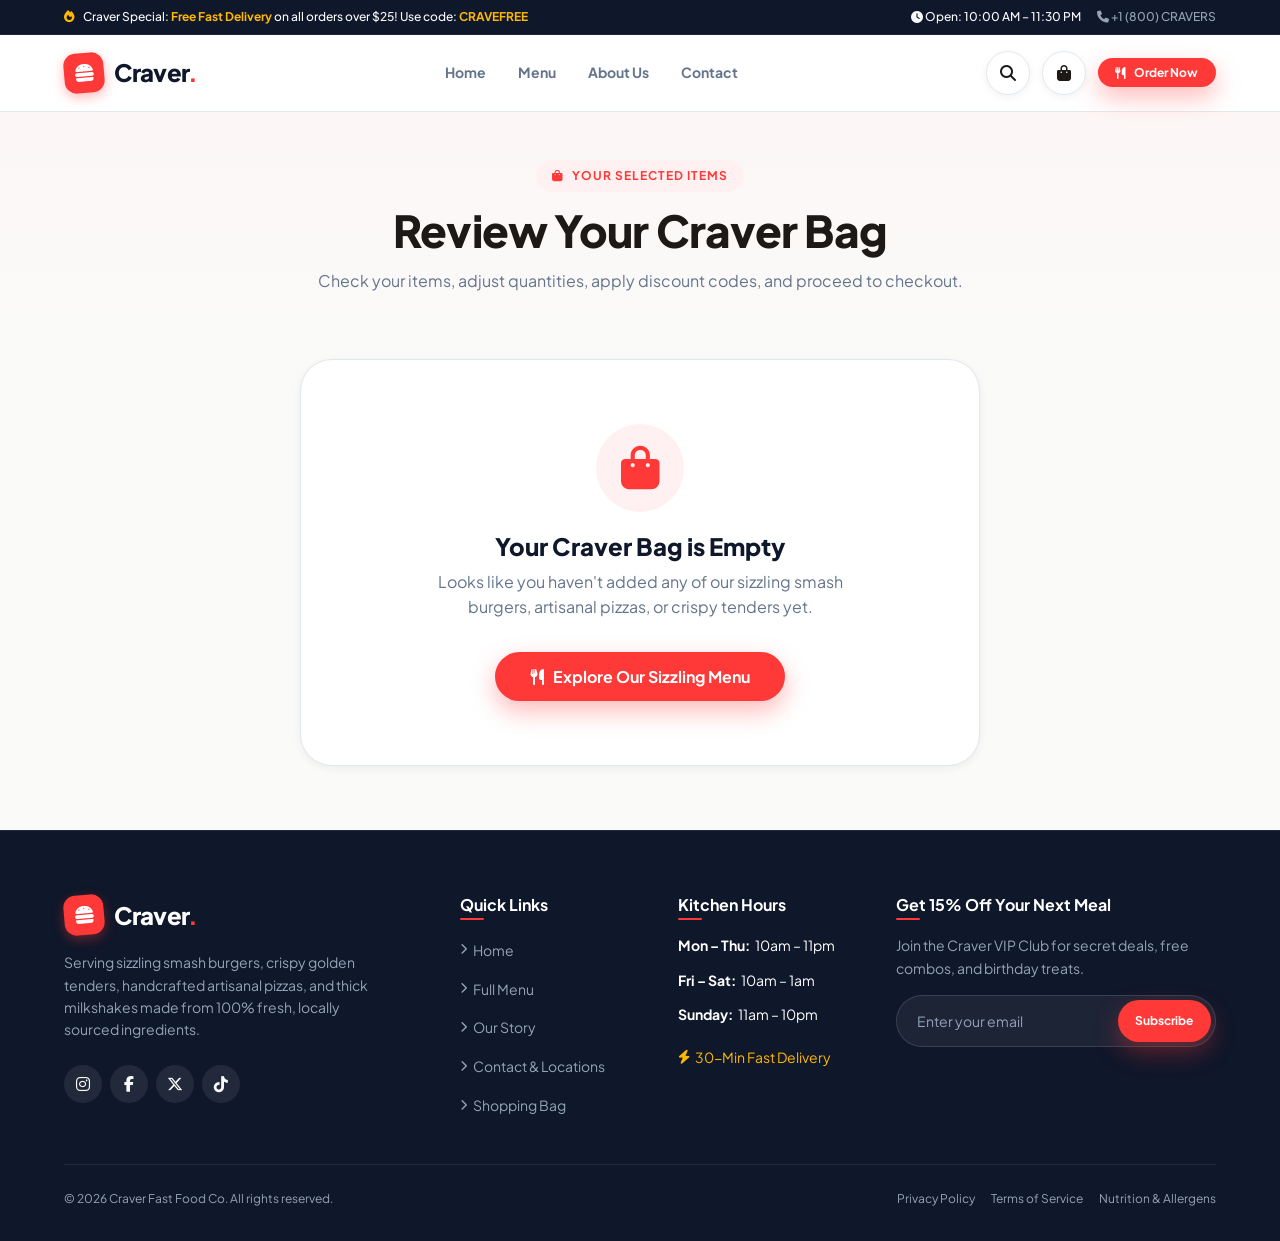
<file: cart.html>
<!DOCTYPE html>
<html lang="en">
<head>
  <meta charset="UTF-8">
  <meta name="viewport" content="width=device-width, initial-scale=1.0">
  <meta name="description" content="Review your selected Craver meals, customize quantities, apply coupons, and proceed to fast checkout.">
  <title>Your Shopping Bag | Craver Fast Food Co.</title>

  <!-- Favicon -->
  <link rel="icon" href="data:image/svg+xml,<svg xmlns='http://www.w3.org/2000/svg' viewBox='0 0 100 100'><text y='.9em' font-size='90'>🍔</text></svg>">

  <!-- Google Fonts -->
  <link rel="preconnect" href="https://fonts.googleapis.com">
  <link rel="preconnect" href="https://fonts.gstatic.com" crossorigin>
  <link href="https://fonts.googleapis.com/css2?family=Outfit:wght@600;700;800;900&family=Plus+Jakarta+Sans:wght@400;500;600;700;800&display=swap" rel="stylesheet">

  <!-- FontAwesome 6 -->
  <link rel="stylesheet" href="https://cdnjs.cloudflare.com/ajax/libs/font-awesome/6.5.1/css/all.min.css">

  <!-- Modular CSS Hierarchy -->
  <link rel="stylesheet" href="css/variables.css">
  <link rel="stylesheet" href="css/reset.css">
  <link rel="stylesheet" href="css/global.css">
  <link rel="stylesheet" href="css/header.css">
  <link rel="stylesheet" href="css/home.css">
  <link rel="stylesheet" href="css/cart.css">
  <link rel="stylesheet" href="css/footer.css">
  <link rel="stylesheet" href="css/responsive.css">
</head>
<body>

  <!-- ═══════════════ TOP ANNOUNCEMENT BAR ═══════════════ -->
  <div class="top-bar">
    <div class="container top-bar-content">
      <div class="top-bar-promo">
        <i class="fa-solid fa-fire" style="color:var(--color-secondary);"></i>
        <span>Craver Special: <strong>Free Fast Delivery</strong> on all orders over $25! Use code: <strong>CRAVEFREE</strong></span>
      </div>
      <div class="top-bar-info">
        <span><i class="fa-solid fa-clock"></i> Open: 10:00 AM – 11:30 PM</span>
        <a href="tel:+18002728377" class="top-bar-link"><i class="fa-solid fa-phone"></i> +1 (800) CRAVERS</a>
      </div>
    </div>
  </div>

  <!-- ═══════════════ MAIN NAVIGATION HEADER ═══════════════ -->
  <header class="header">
    <div class="container navbar">
      <!-- Brand Logo -->
      <a href="index.html" class="brand-logo" aria-label="Craver Fast Food Home">
        <div class="brand-logo-icon">
          <i class="fa-solid fa-burger"></i>
        </div>
        <span>Craver<span class="brand-logo-dot">.</span></span>
      </a>

      <!-- Desktop Navigation Menu -->
      <nav class="nav-menu" aria-label="Main Navigation">
        <a href="index.html" class="nav-link">Home</a>
        <a href="menu.html" class="nav-link">Menu</a>
        <a href="about.html" class="nav-link">About Us</a>
        <a href="contact.html" class="nav-link">Contact</a>
      </nav>

      <!-- Navigation Actions -->
      <div class="nav-actions">
        <a href="menu.html" class="btn-icon" aria-label="Search Menu">
          <i class="fa-solid fa-magnifying-glass"></i>
        </a>

        <!-- Cart Button with Live Count Badge -->
        <a href="cart.html" class="btn-icon cart-btn" aria-label="View Shopping Cart">
          <i class="fa-solid fa-bag-shopping"></i>
          <span class="cart-badge" style="display:none;">0</span>
        </a>

        <a href="menu.html" class="btn btn-primary btn-sm">
          <i class="fa-solid fa-utensils"></i> Order Now
        </a>

        <!-- Mobile Hamburger Button -->
        <button class="mobile-toggle" aria-label="Open mobile navigation menu">
          <span class="hamburger-line"></span>
          <span class="hamburger-line"></span>
          <span class="hamburger-line"></span>
        </button>
      </div>
    </div>
  </header>

  <!-- ═══════════════ MOBILE SLIDE-OUT DRAWER ═══════════════ -->
  <div class="mobile-drawer-overlay">
    <div class="mobile-drawer">
      <div>
        <div class="mobile-drawer-header">
          <a href="index.html" class="brand-logo">
            <div class="brand-logo-icon"><i class="fa-solid fa-burger"></i></div>
            <span>Craver<span class="brand-logo-dot">.</span></span>
          </a>
          <button class="mobile-drawer-close" aria-label="Close navigation menu">&times;</button>
        </div>

        <nav class="mobile-nav-links">
          <a href="index.html" class="mobile-nav-link">
            <i class="fa-solid fa-house"></i> Home
          </a>
          <a href="menu.html" class="mobile-nav-link">
            <i class="fa-solid fa-utensils"></i> Food Menu
          </a>
          <a href="about.html" class="mobile-nav-link">
            <i class="fa-solid fa-circle-info"></i> About Us
          </a>
          <a href="contact.html" class="mobile-nav-link">
            <i class="fa-solid fa-headset"></i> Contact & Hours
          </a>
          <a href="cart.html" class="mobile-nav-link active">
            <i class="fa-solid fa-bag-shopping"></i> My Cart
          </a>
        </nav>
      </div>

      <div class="mobile-drawer-footer">
        <a href="menu.html" class="btn btn-primary" style="width:100%;">
          <i class="fa-solid fa-fire"></i> Start Order
        </a>
        <p style="font-size:var(--text-xs); color:var(--color-text-dim); text-align:center;">
          Hotline: +1 (800) CRAVERS
        </p>
      </div>
    </div>
  </div>

  <!-- ═══════════════ MAIN CART CONTENT ═══════════════ -->
  <main>
    <div class="cart-page-header">
      <div class="container">
        <span class="section-badge"><i class="fa-solid fa-bag-shopping"></i> Your Selected Items</span>
        <h1 class="section-title">Review Your Craver Bag</h1>
        <p class="section-desc" style="margin:0 auto;">
          Check your items, adjust quantities, apply discount codes, and proceed to checkout.
        </p>
      </div>
    </div>

    <section class="section" style="padding-top:var(--space-8);">
      <div class="container">
        
        <!-- ─── 1. ACTIVE CART GRID ─── -->
        <div id="cartLayoutGrid" class="cart-layout-grid">
          <!-- Left: Cart Items Panel -->
          <div class="cart-items-panel" id="cartItemsPanel">
            <div class="cart-panel-header">
              <h3 class="cart-panel-title">Your Meals <span id="cartItemCountHeader" style="font-size:var(--text-sm); color:var(--color-text-muted); font-weight:var(--weight-normal);">(0 items)</span></h3>
              <button class="cart-clear-btn" id="clearCartBtn" title="Clear all items in bag">
                <i class="fa-solid fa-trash-can"></i> Clear Bag
              </button>
            </div>

            <!-- Dynamic Items Container -->
            <div id="cartItemsList" class="cart-items-list">
              <!-- Dynamically populated by js/cart.js -->
            </div>

            <!-- Footer Actions -->
            <div class="cart-actions-row">
              <a href="menu.html" class="btn btn-outline btn-sm">
                <i class="fa-solid fa-plus"></i> Add More Items
              </a>
              <span style="font-size:var(--text-xs); color:var(--color-text-dim);">
                <i class="fa-solid fa-shield-halved" style="color:var(--color-accent-green);"></i> 100% Satisfaction Guaranteed
              </span>
            </div>
          </div>

          <!-- Right: Order Summary Card -->
          <div class="order-summary-card">
            <h3 class="summary-title">Order Summary</h3>

            <!-- Promo Coupon Form -->
            <div class="summary-coupon-box">
              <form class="coupon-form" id="couponForm">
                <input type="text" id="couponInput" class="coupon-input" placeholder="Promo code (e.g. CRAVE40)" autocomplete="off">
                <button type="submit" class="btn btn-dark btn-sm">Apply</button>
              </form>
              <div class="active-coupon-tag" id="activeCouponTag">
                <span id="activeCouponText">Applied: CRAVE40 (40% OFF)</span>
                <span class="remove-coupon-btn" id="removeCouponBtn" title="Remove coupon">&times;</span>
              </div>
            </div>

            <!-- Cost Breakdown -->
            <div class="summary-rows">
              <div class="summary-row">
                <span>Items Subtotal:</span>
                <strong id="cartSubtotal" style="color:var(--color-dark);">$0.00</strong>
              </div>
              <div class="summary-row discount-row" id="cartDiscountRow">
                <span>Coupon Discount:</span>
                <strong id="cartDiscountVal" style="color:var(--color-accent-green);">-$0.00</strong>
              </div>
              <div class="summary-row">
                <span>Estimated Tax (8%):</span>
                <strong id="cartTax" style="color:var(--color-dark);">$0.00</strong>
              </div>
              <div class="summary-row">
                <span>Fast Thermal Delivery:</span>
                <strong id="cartDelivery" style="color:var(--color-dark);">$3.99</strong>
              </div>
            </div>

            <!-- Grand Total -->
            <div class="summary-total-row">
              <span class="summary-total-label">Grand Total:</span>
              <span class="summary-total-val" id="cartTotal">$0.00</span>
            </div>

            <!-- Checkout CTA Button -->
            <a href="checkout.html" class="btn btn-primary btn-lg summary-checkout-btn">
              <i class="fa-solid fa-lock"></i> Proceed to Checkout
            </a>

            <div class="summary-delivery-note">
              <i class="fa-solid fa-bolt" style="color:var(--color-primary);"></i> Estimated Arrival: 25–30 mins
            </div>
          </div>
        </div>

        <!-- ─── 2. EMPTY CART CARD (Displayed when cart is 0) ─── -->
        <div id="emptyCartCard" class="empty-cart-card">
          <div class="empty-cart-icon">
            <i class="fa-solid fa-bag-shopping"></i>
          </div>
          <h2>Your Craver Bag is Empty</h2>
          <p>
            Looks like you haven't added any of our sizzling smash burgers, artisanal pizzas, or crispy tenders yet.
          </p>
          <a href="menu.html" class="btn btn-primary btn-lg">
            <i class="fa-solid fa-utensils"></i> Explore Our Sizzling Menu
          </a>
        </div>

      </div>
    </section>
  </main>

  <!-- ═══════════════ SITE FOOTER ═══════════════ -->
  <footer class="footer">
    <div class="container">
      <div class="footer-grid">
        <!-- Brand Summary -->
        <div class="footer-brand">
          <a href="index.html" class="brand-logo" style="color:#FFFFFF;">
            <div class="brand-logo-icon"><i class="fa-solid fa-burger"></i></div>
            <span>Craver<span class="brand-logo-dot">.</span></span>
          </a>
          <p>
            Serving sizzling smash burgers, crispy golden tenders, handcrafted artisanal pizzas, and thick milkshakes made from 100% fresh, locally sourced ingredients.
          </p>
          <div class="footer-socials">
            <a href="#" class="social-link" aria-label="Instagram"><i class="fa-brands fa-instagram"></i></a>
            <a href="#" class="social-link" aria-label="Facebook"><i class="fa-brands fa-facebook-f"></i></a>
            <a href="#" class="social-link" aria-label="Twitter"><i class="fa-brands fa-x-twitter"></i></a>
            <a href="#" class="social-link" aria-label="TikTok"><i class="fa-brands fa-tiktok"></i></a>
          </div>
        </div>

        <!-- Quick Links -->
        <div>
          <h4 class="footer-heading">Quick Links</h4>
          <ul class="footer-links">
            <li><a href="index.html" class="footer-link"><i class="fa-solid fa-chevron-right" style="font-size:0.7rem;"></i> Home</a></li>
            <li><a href="menu.html" class="footer-link"><i class="fa-solid fa-chevron-right" style="font-size:0.7rem;"></i> Full Menu</a></li>
            <li><a href="about.html" class="footer-link"><i class="fa-solid fa-chevron-right" style="font-size:0.7rem;"></i> Our Story</a></li>
            <li><a href="contact.html" class="footer-link"><i class="fa-solid fa-chevron-right" style="font-size:0.7rem;"></i> Contact & Locations</a></li>
            <li><a href="cart.html" class="footer-link"><i class="fa-solid fa-chevron-right" style="font-size:0.7rem;"></i> Shopping Bag</a></li>
          </ul>
        </div>

        <!-- Operating Hours -->
        <div>
          <h4 class="footer-heading">Kitchen Hours</h4>
          <ul class="footer-links">
            <li class="footer-link" style="color:#FFFFFF;"><strong>Mon – Thu:</strong> 10am – 11pm</li>
            <li class="footer-link" style="color:#FFFFFF;"><strong>Fri – Sat:</strong> 10am – 1am</li>
            <li class="footer-link" style="color:#FFFFFF;"><strong>Sunday:</strong> 11am – 10pm</li>
            <li class="footer-link" style="color:var(--color-secondary); margin-top:var(--space-2);">
              <i class="fa-solid fa-bolt"></i> 30-Min Fast Delivery
            </li>
          </ul>
        </div>

        <!-- Newsletter -->
        <div class="footer-newsletter">
          <h4 class="footer-heading">Get 15% Off Your Next Meal</h4>
          <p>Join the Craver VIP Club for secret deals, free combos, and birthday treats.</p>
          <form class="newsletter-form" onsubmit="event.preventDefault(); ToastNotification.show('Subscribed to Craver VIP Deals!', 'fa-solid fa-circle-check');">
            <input type="email" class="newsletter-input" placeholder="Enter your email" required>
            <button type="submit" class="btn btn-primary btn-sm">Subscribe</button>
          </form>
        </div>
      </div>

      <!-- Footer Bottom -->
      <div class="footer-bottom">
        <p>&copy; <span id="currentYear">2026</span> Craver Fast Food Co. All rights reserved.</p>
        <div class="footer-bottom-links">
          <a href="#">Privacy Policy</a>
          <a href="#">Terms of Service</a>
          <a href="#">Nutrition & Allergens</a>
        </div>
      </div>
    </div>
  </footer>

  <!-- Toast Notification Container -->
  <div id="toastContainer"></div>

  <!-- Modular JavaScript Hierarchy -->
  <script src="js/storage.js"></script>
  <script src="js/toast.js"></script>
  <script src="js/navigation.js"></script>
  <script src="js/cart.js"></script>
  <script src="js/app.js"></script>
</body>
</html>
</file>
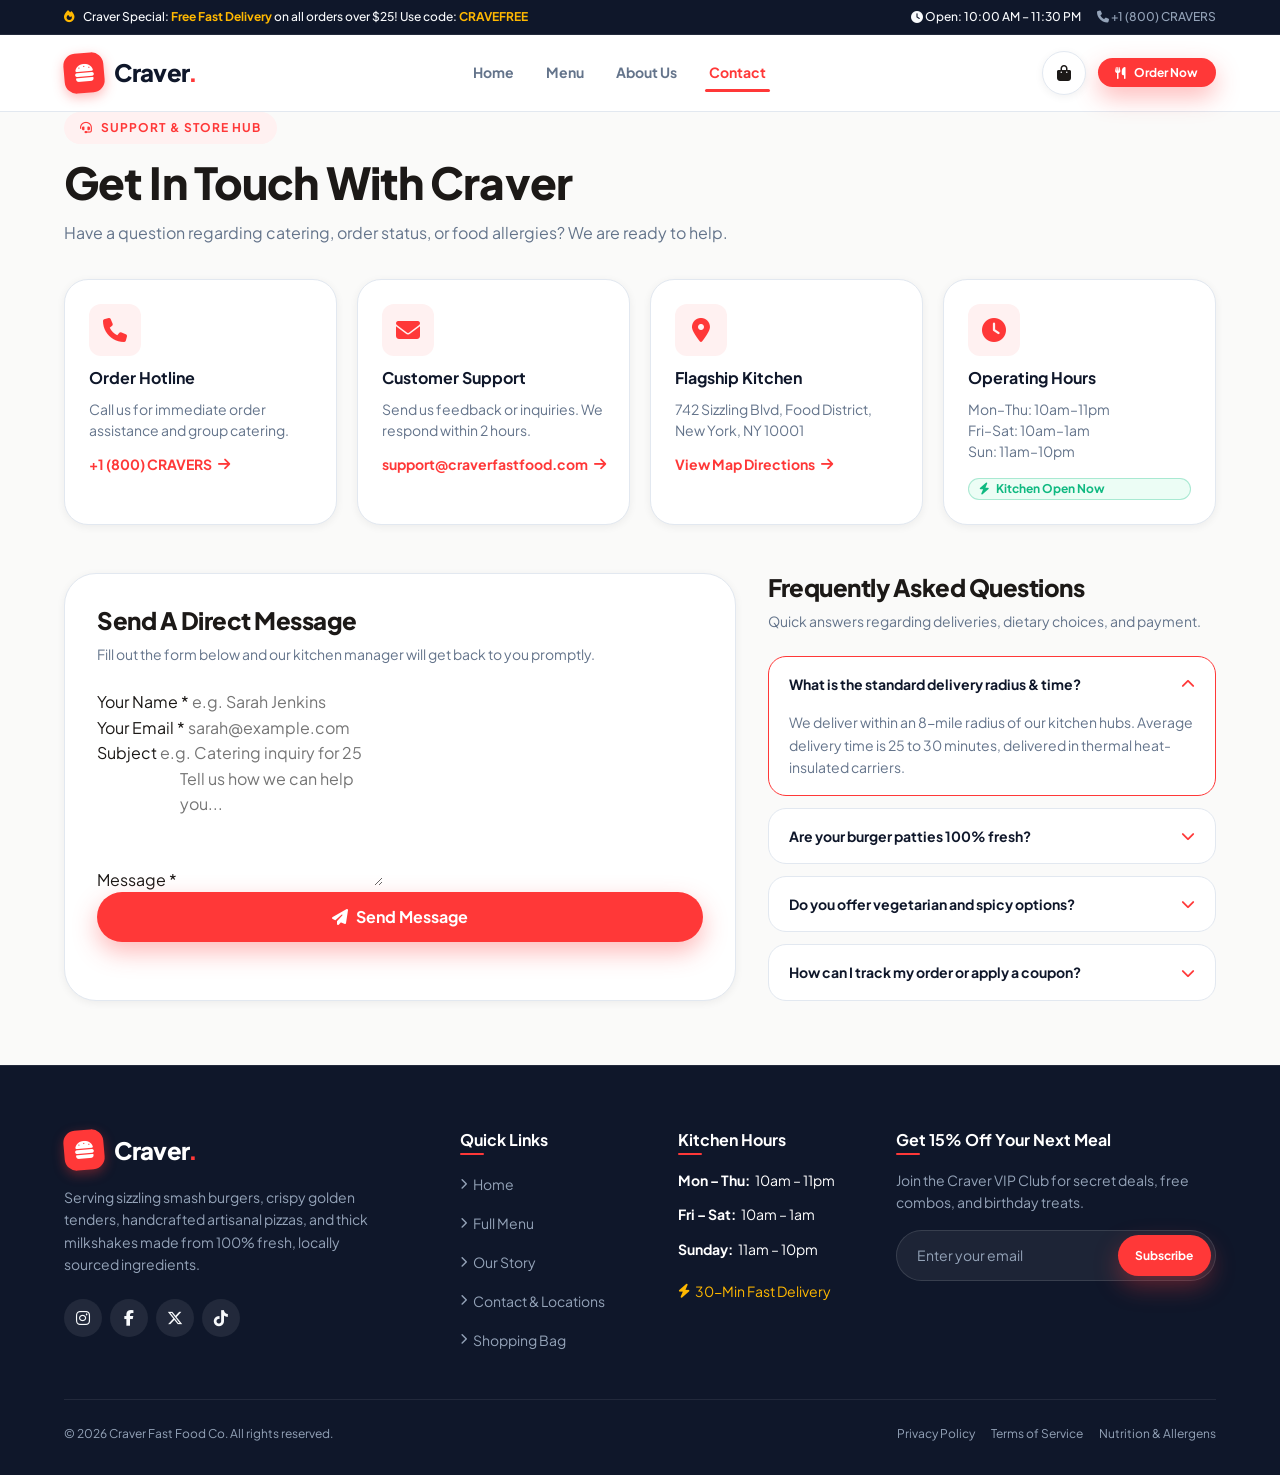
<file: contact.html>
<!DOCTYPE html>
<html lang="en">
<head>
  <meta charset="UTF-8">
  <meta name="viewport" content="width=device-width, initial-scale=1.0">
  <meta name="description" content="Get in touch with Craver Fast Food Co. — Find our store location, operating hours, catering phone lines, and direct customer inquiry form.">
  <title>Contact Us & Restaurant Locations | Craver Fast Food Co.</title>

  <!-- Favicon -->
  <link rel="icon" href="data:image/svg+xml,<svg xmlns='http://www.w3.org/2000/svg' viewBox='0 0 100 100'><text y='.9em' font-size='90'>🍔</text></svg>">

  <!-- Google Fonts -->
  <link rel="preconnect" href="https://fonts.googleapis.com">
  <link rel="preconnect" href="https://fonts.gstatic.com" crossorigin>
  <link href="https://fonts.googleapis.com/css2?family=Outfit:wght@600;700;800;900&family=Plus+Jakarta+Sans:wght@400;500;600;700;800&display=swap" rel="stylesheet">

  <!-- FontAwesome 6 -->
  <link rel="stylesheet" href="https://cdnjs.cloudflare.com/ajax/libs/font-awesome/6.5.1/css/all.min.css">

  <!-- Modular CSS Hierarchy -->
  <link rel="stylesheet" href="css/variables.css">
  <link rel="stylesheet" href="css/reset.css">
  <link rel="stylesheet" href="css/global.css">
  <link rel="stylesheet" href="css/header.css">
  <link rel="stylesheet" href="css/home.css">
  <link rel="stylesheet" href="css/about-contact.css">
  <link rel="stylesheet" href="css/footer.css">
  <link rel="stylesheet" href="css/responsive.css">
</head>
<body>

  <!-- ═══════════════ TOP ANNOUNCEMENT BAR ═══════════════ -->
  <div class="top-bar">
    <div class="container top-bar-content">
      <div class="top-bar-promo">
        <i class="fa-solid fa-fire" style="color:var(--color-secondary);"></i>
        <span>Craver Special: <strong>Free Fast Delivery</strong> on all orders over $25! Use code: <strong>CRAVEFREE</strong></span>
      </div>
      <div class="top-bar-info">
        <span><i class="fa-solid fa-clock"></i> Open: 10:00 AM – 11:30 PM</span>
        <a href="tel:+18002728377" class="top-bar-link"><i class="fa-solid fa-phone"></i> +1 (800) CRAVERS</a>
      </div>
    </div>
  </div>

  <!-- ═══════════════ MAIN NAVIGATION HEADER ═══════════════ -->
  <header class="header">
    <div class="container navbar">
      <!-- Brand Logo -->
      <a href="index.html" class="brand-logo" aria-label="Craver Fast Food Home">
        <div class="brand-logo-icon">
          <i class="fa-solid fa-burger"></i>
        </div>
        <span>Craver<span class="brand-logo-dot">.</span></span>
      </a>

      <!-- Desktop Navigation Menu -->
      <nav class="nav-menu" aria-label="Main Navigation">
        <a href="index.html" class="nav-link">Home</a>
        <a href="menu.html" class="nav-link">Menu</a>
        <a href="about.html" class="nav-link">About Us</a>
        <a href="contact.html" class="nav-link active">Contact</a>
      </nav>

      <!-- Navigation Actions -->
      <div class="nav-actions">
        <a href="cart.html" class="btn-icon cart-btn" aria-label="View Shopping Cart">
          <i class="fa-solid fa-bag-shopping"></i>
          <span class="cart-badge" style="display:none;">0</span>
        </a>

        <a href="menu.html" class="btn btn-primary btn-sm">
          <i class="fa-solid fa-utensils"></i> Order Now
        </a>

        <!-- Mobile Hamburger Button -->
        <button class="mobile-toggle" aria-label="Open mobile navigation menu">
          <span class="hamburger-line"></span>
          <span class="hamburger-line"></span>
          <span class="hamburger-line"></span>
        </button>
      </div>
    </div>
  </header>

  <!-- ═══════════════ MOBILE SLIDE-OUT DRAWER ═══════════════ -->
  <div class="mobile-drawer-overlay">
    <div class="mobile-drawer">
      <div>
        <div class="mobile-drawer-header">
          <a href="index.html" class="brand-logo">
            <div class="brand-logo-icon"><i class="fa-solid fa-burger"></i></div>
            <span>Craver<span class="brand-logo-dot">.</span></span>
          </a>
          <button class="mobile-drawer-close" aria-label="Close navigation menu">&times;</button>
        </div>

        <nav class="mobile-nav-links">
          <a href="index.html" class="mobile-nav-link">
            <i class="fa-solid fa-house"></i> Home
          </a>
          <a href="menu.html" class="mobile-nav-link">
            <i class="fa-solid fa-utensils"></i> Food Menu
          </a>
          <a href="about.html" class="mobile-nav-link">
            <i class="fa-solid fa-circle-info"></i> About Us
          </a>
          <a href="contact.html" class="mobile-nav-link active">
            <i class="fa-solid fa-headset"></i> Contact & Hours
          </a>
          <a href="cart.html" class="mobile-nav-link">
            <i class="fa-solid fa-bag-shopping"></i> My Cart
          </a>
        </nav>
      </div>

      <div class="mobile-drawer-footer">
        <a href="menu.html" class="btn btn-primary" style="width:100%;">
          <i class="fa-solid fa-fire"></i> Start Order
        </a>
        <p style="font-size:var(--text-xs); color:var(--color-text-dim); text-align:center;">
          Hotline: +1 (800) CRAVERS
        </p>
      </div>
    </div>
  </div>

  <!-- ═══════════════ MAIN CONTACT CONTENT ═══════════════ -->
  <main>
    <div class="checkout-page-header">
      <div class="container">
        <span class="section-badge"><i class="fa-solid fa-headset"></i> Support & Store Hub</span>
        <h1 class="section-title">Get In Touch With Craver</h1>
        <p class="section-desc" style="margin:0 auto;">
          Have a question regarding catering, order status, or food allergies? We are ready to help.
        </p>
      </div>
    </div>

    <section class="section" style="padding-top:var(--space-8);">
      <div class="container">
        
        <!-- ─── 1. CONTACT INFO CARDS ─── -->
        <div class="contact-hub-grid">
          <div class="contact-card">
            <div class="contact-card-icon"><i class="fa-solid fa-phone"></i></div>
            <h3 class="contact-card-title">Order Hotline</h3>
            <p class="contact-card-desc">Call us for immediate order assistance and group catering.</p>
            <a href="tel:+18002728377" class="contact-card-link">+1 (800) CRAVERS <i class="fa-solid fa-arrow-right"></i></a>
          </div>

          <div class="contact-card">
            <div class="contact-card-icon"><i class="fa-solid fa-envelope"></i></div>
            <h3 class="contact-card-title">Customer Support</h3>
            <p class="contact-card-desc">Send us feedback or inquiries. We respond within 2 hours.</p>
            <a href="mailto:support@craverfastfood.com" class="contact-card-link">support@craverfastfood.com <i class="fa-solid fa-arrow-right"></i></a>
          </div>

          <div class="contact-card">
            <div class="contact-card-icon"><i class="fa-solid fa-location-dot"></i></div>
            <h3 class="contact-card-title">Flagship Kitchen</h3>
            <p class="contact-card-desc">742 Sizzling Blvd, Food District, New York, NY 10001</p>
            <a href="#mapSection" class="contact-card-link">View Map Directions <i class="fa-solid fa-arrow-right"></i></a>
          </div>

          <div class="contact-card">
            <div class="contact-card-icon"><i class="fa-solid fa-clock"></i></div>
            <h3 class="contact-card-title">Operating Hours</h3>
            <p class="contact-card-desc">Mon–Thu: 10am–11pm<br>Fri–Sat: 10am–1am<br>Sun: 11am–10pm</p>
            <span class="badge badge-veg" style="margin-top:0.25rem;"><i class="fa-solid fa-bolt"></i> Kitchen Open Now</span>
          </div>
        </div>

        <!-- ─── 2. CONTACT FORM & FAQ SPLIT ─── -->
        <div class="contact-main-grid" id="mapSection">
          <!-- Left: Contact Form -->
          <div class="contact-form-panel">
            <h2 class="section-title" style="text-align:left; font-size:var(--text-2xl); margin-bottom:var(--space-2);">Send A Direct Message</h2>
            <p style="color:var(--color-text-muted); font-size:var(--text-sm); margin-bottom:var(--space-6);">
              Fill out the form below and our kitchen manager will get back to you promptly.
            </p>

            <form id="contactForm">
              <div class="form-grid-2">
                <div class="form-group">
                  <label for="contactName" class="form-label">Your Name *</label>
                  <input type="text" id="contactName" class="form-input" placeholder="e.g. Sarah Jenkins" required>
                </div>
                <div class="form-group">
                  <label for="contactEmail" class="form-label">Your Email *</label>
                  <input type="email" id="contactEmail" class="form-input" placeholder="sarah@example.com" required>
                </div>
              </div>

              <div class="form-group">
                <label for="contactSubject" class="form-label">Subject</label>
                <input type="text" id="contactSubject" class="form-input" placeholder="e.g. Catering inquiry for 25 people">
              </div>

              <div class="form-group">
                <label for="contactMessage" class="form-label">Message *</label>
                <textarea id="contactMessage" class="form-textarea" style="min-height:120px;" placeholder="Tell us how we can help you..." required></textarea>
              </div>

              <button type="submit" class="btn btn-primary btn-lg" style="width:100%;">
                <i class="fa-solid fa-paper-plane"></i> Send Message
              </button>
            </form>
          </div>

          <!-- Right: Interactive FAQ Accordion -->
          <div>
            <h2 class="section-title" style="text-align:left; font-size:var(--text-2xl); margin-bottom:var(--space-2);">Frequently Asked Questions</h2>
            <p style="color:var(--color-text-muted); font-size:var(--text-sm); margin-bottom:var(--space-6);">
              Quick answers regarding deliveries, dietary choices, and payment.
            </p>

            <div class="faq-wrap">
              <div class="faq-item active">
                <div class="faq-header">
                  <span>What is the standard delivery radius & time?</span>
                  <i class="fa-solid fa-chevron-down"></i>
                </div>
                <div class="faq-body">
                  <div class="faq-body-inner">
                    We deliver within an 8-mile radius of our kitchen hubs. Average delivery time is 25 to 30 minutes, delivered in thermal heat-insulated carriers.
                  </div>
                </div>
              </div>

              <div class="faq-item">
                <div class="faq-header">
                  <span>Are your burger patties 100% fresh?</span>
                  <i class="fa-solid fa-chevron-down"></i>
                </div>
                <div class="faq-body">
                  <div class="faq-body-inner">
                    Yes! We never freeze our Angus beef patties. They are ground fresh daily, hand-smashed on high-heat cast iron griddles for crispy caramelized edges.
                  </div>
                </div>
              </div>

              <div class="faq-item">
                <div class="faq-header">
                  <span>Do you offer vegetarian and spicy options?</span>
                  <i class="fa-solid fa-chevron-down"></i>
                </div>
                <div class="faq-body">
                  <div class="faq-body-inner">
                    Absolutely. Use our menu filters to view 100% vegetarian options (like our Halloumi Burger, Truffle Fries, and Four-Cheese Pizza) or spicy hits like our Nashville Hot Tenders.
                  </div>
                </div>
              </div>

              <div class="faq-item">
                <div class="faq-header">
                  <span>How can I track my order or apply a coupon?</span>
                  <i class="fa-solid fa-chevron-down"></i>
                </div>
                <div class="faq-body">
                  <div class="faq-body-inner">
                    You can enter promo codes like <strong>CRAVE40</strong> or <strong>CRAVEFREE</strong> directly in your shopping bag before proceeding to checkout.
                  </div>
                </div>
              </div>
            </div>
          </div>
        </div>

      </div>
    </section>
  </main>

  <!-- ═══════════════ SITE FOOTER ═══════════════ -->
  <footer class="footer">
    <div class="container">
      <div class="footer-grid">
        <!-- Brand Summary -->
        <div class="footer-brand">
          <a href="index.html" class="brand-logo" style="color:#FFFFFF;">
            <div class="brand-logo-icon"><i class="fa-solid fa-burger"></i></div>
            <span>Craver<span class="brand-logo-dot">.</span></span>
          </a>
          <p>
            Serving sizzling smash burgers, crispy golden tenders, handcrafted artisanal pizzas, and thick milkshakes made from 100% fresh, locally sourced ingredients.
          </p>
          <div class="footer-socials">
            <a href="#" class="social-link" aria-label="Instagram"><i class="fa-brands fa-instagram"></i></a>
            <a href="#" class="social-link" aria-label="Facebook"><i class="fa-brands fa-facebook-f"></i></a>
            <a href="#" class="social-link" aria-label="Twitter"><i class="fa-brands fa-x-twitter"></i></a>
            <a href="#" class="social-link" aria-label="TikTok"><i class="fa-brands fa-tiktok"></i></a>
          </div>
        </div>

        <!-- Quick Links -->
        <div>
          <h4 class="footer-heading">Quick Links</h4>
          <ul class="footer-links">
            <li><a href="index.html" class="footer-link"><i class="fa-solid fa-chevron-right" style="font-size:0.7rem;"></i> Home</a></li>
            <li><a href="menu.html" class="footer-link"><i class="fa-solid fa-chevron-right" style="font-size:0.7rem;"></i> Full Menu</a></li>
            <li><a href="about.html" class="footer-link"><i class="fa-solid fa-chevron-right" style="font-size:0.7rem;"></i> Our Story</a></li>
            <li><a href="contact.html" class="footer-link"><i class="fa-solid fa-chevron-right" style="font-size:0.7rem;"></i> Contact & Locations</a></li>
            <li><a href="cart.html" class="footer-link"><i class="fa-solid fa-chevron-right" style="font-size:0.7rem;"></i> Shopping Bag</a></li>
          </ul>
        </div>

        <!-- Operating Hours -->
        <div>
          <h4 class="footer-heading">Kitchen Hours</h4>
          <ul class="footer-links">
            <li class="footer-link" style="color:#FFFFFF;"><strong>Mon – Thu:</strong> 10am – 11pm</li>
            <li class="footer-link" style="color:#FFFFFF;"><strong>Fri – Sat:</strong> 10am – 1am</li>
            <li class="footer-link" style="color:#FFFFFF;"><strong>Sunday:</strong> 11am – 10pm</li>
            <li class="footer-link" style="color:var(--color-secondary); margin-top:var(--space-2);">
              <i class="fa-solid fa-bolt"></i> 30-Min Fast Delivery
            </li>
          </ul>
        </div>

        <!-- Newsletter -->
        <div class="footer-newsletter">
          <h4 class="footer-heading">Get 15% Off Your Next Meal</h4>
          <p>Join the Craver VIP Club for secret deals, free combos, and birthday treats.</p>
          <form class="newsletter-form" onsubmit="event.preventDefault(); ToastNotification.show('Subscribed to Craver VIP Deals!', 'fa-solid fa-circle-check');">
            <input type="email" class="newsletter-input" placeholder="Enter your email" required>
            <button type="submit" class="btn btn-primary btn-sm">Subscribe</button>
          </form>
        </div>
      </div>

      <!-- Footer Bottom -->
      <div class="footer-bottom">
        <p>&copy; <span id="currentYear">2026</span> Craver Fast Food Co. All rights reserved.</p>
        <div class="footer-bottom-links">
          <a href="#">Privacy Policy</a>
          <a href="#">Terms of Service</a>
          <a href="#">Nutrition & Allergens</a>
        </div>
      </div>
    </div>
  </footer>

  <!-- Toast Container -->
  <div id="toastContainer"></div>

  <!-- Modular Scripts -->
  <script src="js/storage.js"></script>
  <script src="js/toast.js"></script>
  <script src="js/navigation.js"></script>
  <script src="js/contact.js"></script>
  <script src="js/app.js"></script>
</body>
</html>
</file>
<file: css/variables.css>
/**
 * ═══════════════════════════════════════════════════════════════
 * CRAVER FAST FOOD CO. — DESIGN SYSTEM & TOKENS
 * variables.css
 * ═══════════════════════════════════════════════════════════════
 */

:root {
  /* ─── BRAND COLOR PALETTE ─── */
  --color-primary: #FF3838;            /* Craver Flame Red */
  --color-primary-hover: #E02424;      /* Deep Crimson */
  --color-primary-light: #FFF1F1;      /* Soft Red Tint */
  --color-primary-glow: rgba(255, 56, 56, 0.35);

  --color-secondary: #FFB800;          /* Warm Cheddar Gold */
  --color-secondary-hover: #E6A600;    /* Deep Mustard */
  --color-secondary-light: #FFFBEB;    /* Warm Butter */

  --color-accent-green: #10B981;       /* Fresh Veg / Mint */
  --color-accent-green-light: #ECFDF5;
  --color-accent-spicy: #DC2626;       /* Fiery Chili */

  /* ─── NEUTRAL / DARK SLATE SURFACES ─── */
  --color-dark: #0F172A;               /* Obsidian Header/Footer */
  --color-dark-surface: #1E293B;       /* Card Surface / Charcoal */
  --color-dark-muted: #334155;         /* Border Dark */
  
  --color-bg: #FAFAF9;                 /* Warm Eggshell Background */
  --color-surface: #FFFFFF;            /* Clean Card White */
  --color-surface-hover: #F5F5F4;      /* Hover Tint */

  /* ─── TYPOGRAPHY COLORS ─── */
  --color-text-main: #1C1917;          /* Near Black */
  --color-text-muted: #64748B;         /* Slate Grey */
  --color-text-dim: #94A3B8;           /* Light Grey */
  --color-text-light: #F8FAFC;         /* White on Dark */

  /* ─── BORDERS & DIVIDERS ─── */
  --border-subtle: #E2E8F0;
  --border-medium: #CBD5E1;
  --border-focus: var(--color-primary);

  /* ─── TYPOGRAPHY FAMILIES & SCALES ─── */
  --font-heading: 'Plus Jakarta Sans', -apple-system, BlinkMacSystemFont, sans-serif;
  --font-body: 'Plus Jakarta Sans', -apple-system, BlinkMacSystemFont, sans-serif;
  --font-accent: 'Outfit', sans-serif;
  --font-code: 'JetBrains Mono', monospace;

  /* Font Sizes */
  --text-xs: 0.75rem;     /* 12px */
  --text-sm: 0.875rem;    /* 14px */
  --text-base: 1rem;      /* 16px */
  --text-lg: 1.125rem;    /* 18px */
  --text-xl: 1.25rem;     /* 20px */
  --text-2xl: 1.5rem;     /* 24px */
  --text-3xl: 1.875rem;   /* 30px */
  --text-4xl: 2.25rem;    /* 36px */
  --text-5xl: 3rem;       /* 48px */
  --text-6xl: 3.75rem;    /* 60px */

  /* Font Weights */
  --weight-normal: 400;
  --weight-medium: 500;
  --weight-semibold: 600;
  --weight-bold: 700;
  --weight-extrabold: 800;
  --weight-black: 900;

  /* ─── SPACING SCALE ─── */
  --space-1: 0.25rem;     /* 4px */
  --space-2: 0.5rem;      /* 8px */
  --space-3: 0.75rem;     /* 12px */
  --space-4: 1rem;        /* 16px */
  --space-5: 1.25rem;     /* 20px */
  --space-6: 1.5rem;      /* 24px */
  --space-8: 2rem;        /* 32px */
  --space-10: 2.5rem;     /* 40px */
  --space-12: 3rem;       /* 48px */
  --space-16: 4rem;       /* 64px */
  --space-20: 5rem;       /* 80px */

  /* ─── LAYOUT CONTAINERS ─── */
  --container-max-width: 1200px;
  --container-padding: 1.5rem;
  --header-height: 76px;
  --topbar-height: 38px;

  /* ─── BORDER RADII ─── */
  --radius-xs: 4px;
  --radius-sm: 8px;
  --radius-md: 12px;
  --radius-lg: 18px;
  --radius-xl: 24px;
  --radius-2xl: 32px;
  --radius-full: 9999px;

  /* ─── ELEVATIONS & SHADOWS ─── */
  --shadow-xs: 0 1px 2px rgba(0, 0, 0, 0.05);
  --shadow-sm: 0 2px 8px rgba(0, 0, 0, 0.06);
  --shadow-md: 0 6px 16px rgba(0, 0, 0, 0.08);
  --shadow-lg: 0 12px 28px rgba(0, 0, 0, 0.12);
  --shadow-xl: 0 20px 40px rgba(0, 0, 0, 0.16);
  --shadow-primary: 0 10px 25px rgba(255, 56, 56, 0.35);
  --shadow-secondary: 0 10px 25px rgba(255, 184, 0, 0.3);

  /* ─── TRANSITIONS & EASINGS ─── */
  --transition-fast: 0.15s ease;
  --transition-normal: 0.25s ease;
  --transition-smooth: 0.35s cubic-bezier(0.16, 1, 0.3, 1);
  --transition-spring: 0.5s cubic-bezier(0.175, 0.885, 0.32, 1.275);
}\n
</file>
<file: css/global.css>
/**
 * ═══════════════════════════════════════════════════════════════
 * CRAVER FAST FOOD CO. — GLOBAL STYLES & REUSABLE COMPONENTS
 * global.css
 * ═══════════════════════════════════════════════════════════════
 */

/* ─── CONTAINER & SECTIONS ─── */
.container {
  width: 100%;
  max-width: var(--container-max-width);
  margin-left: auto;
  margin-right: auto;
  padding-left: var(--container-padding);
  padding-right: var(--container-padding);
}

.section {
  padding: var(--space-16) 0;
  position: relative;
}

.section-header {
  text-align: center;
  max-width: 680px;
  margin: 0 auto var(--space-12) auto;
}

.section-badge {
  display: inline-flex;
  align-items: center;
  gap: var(--space-2);
  background: var(--color-primary-light);
  color: var(--color-primary);
  font-size: var(--text-xs);
  font-weight: var(--weight-bold);
  text-transform: uppercase;
  letter-spacing: 0.08em;
  padding: 0.4rem 1rem;
  border-radius: var(--radius-full);
  margin-bottom: var(--space-3);
}

.section-title {
  font-size: clamp(2rem, 3.5vw, 2.75rem);
  font-weight: var(--weight-black);
  letter-spacing: -0.02em;
  color: var(--color-text-main);
  margin-bottom: var(--space-3);
}

.section-desc {
  font-size: var(--text-base);
  color: var(--color-text-muted);
  line-height: 1.65;
}

/* ─── REUSABLE BUTTON SYSTEM ─── */
.btn {
  display: inline-flex;
  align-items: center;
  justify-content: center;
  gap: var(--space-2);
  font-family: var(--font-heading);
  font-size: var(--text-sm);
  font-weight: var(--weight-bold);
  padding: 0.8rem 1.6rem;
  border-radius: var(--radius-full);
  transition: all var(--transition-normal);
  user-select: none;
  white-space: nowrap;
  line-height: 1;
}

.btn:active {
  transform: scale(0.97);
}

/* Primary Flame Button */
.btn-primary {
  background-color: var(--color-primary);
  color: #FFFFFF;
  box-shadow: var(--shadow-primary);
}

.btn-primary:hover {
  background-color: var(--color-primary-hover);
  box-shadow: 0 14px 28px rgba(255, 56, 56, 0.45);
  transform: translateY(-2px);
}

/* Secondary Cheddar Button */
.btn-secondary {
  background-color: var(--color-secondary);
  color: var(--color-dark);
  box-shadow: var(--shadow-secondary);
}

.btn-secondary:hover {
  background-color: var(--color-secondary-hover);
  box-shadow: 0 14px 28px rgba(255, 184, 0, 0.4);
  transform: translateY(-2px);
}

/* Dark Button */
.btn-dark {
  background-color: var(--color-dark);
  color: #FFFFFF;
  box-shadow: var(--shadow-md);
}

.btn-dark:hover {
  background-color: var(--color-dark-surface);
  transform: translateY(-2px);
}

/* Outline Button */
.btn-outline {
  background-color: transparent;
  color: var(--color-text-main);
  border: 1.5px solid var(--border-medium);
}

.btn-outline:hover {
  border-color: var(--color-primary);
  color: var(--color-primary);
  background-color: var(--color-primary-light);
}

/* Icon-Only Button */
.btn-icon {
  width: 44px;
  height: 44px;
  padding: 0;
  border-radius: var(--radius-full);
  display: inline-flex;
  align-items: center;
  justify-content: center;
  background: var(--color-surface);
  color: var(--color-text-main);
  border: 1px solid var(--border-subtle);
  box-shadow: var(--shadow-sm);
  transition: all var(--transition-fast);
}

.btn-icon:hover {
  color: var(--color-primary);
  border-color: var(--color-primary);
  background: var(--color-primary-light);
  transform: translateY(-2px);
}

/* Button Sizing */
.btn-sm {
  padding: 0.55rem 1.1rem;
  font-size: var(--text-xs);
}

.btn-lg {
  padding: 1.05rem 2.2rem;
  font-size: var(--text-base);
}

/* ─── BADGES & TAGS ─── */
.badge {
  display: inline-flex;
  align-items: center;
  gap: 0.35rem;
  font-size: var(--text-xs);
  font-weight: var(--weight-bold);
  padding: 0.25rem 0.65rem;
  border-radius: var(--radius-full);
  line-height: 1;
}

.badge-veg {
  background: var(--color-accent-green-light);
  color: var(--color-accent-green);
  border: 1px solid rgba(16, 185, 129, 0.3);
}

.badge-spicy {
  background: #FEF2F2;
  color: var(--color-accent-spicy);
  border: 1px solid rgba(220, 38, 38, 0.3);
}

.badge-popular {
  background: var(--color-secondary-light);
  color: #B45309;
  border: 1px solid rgba(245, 158, 11, 0.3);
}

/* ─── TOAST NOTIFICATIONS ─── */
#toastContainer {
  position: fixed;
  bottom: var(--space-6);
  right: var(--space-6);
  z-index: 9999;
  display: flex;
  flex-direction: column;
  gap: var(--space-3);
  pointer-events: none;
}

.toast {
  pointer-events: auto;
  display: flex;
  align-items: center;
  gap: var(--space-3);
  background: var(--color-dark);
  color: #FFFFFF;
  padding: 0.85rem 1.4rem;
  border-radius: var(--radius-md);
  box-shadow: var(--shadow-xl);
  font-size: var(--text-sm);
  font-weight: var(--weight-medium);
  border-left: 4px solid var(--color-primary);
  transform: translateY(20px);
  opacity: 0;
  transition: all var(--transition-spring);
}

.toast.show {
  transform: translateY(0);
  opacity: 1;
}

.toast-icon {
  color: var(--color-secondary);
  font-size: var(--text-lg);
}\n
</file>
<file: css/header.css>
/**
 * ═══════════════════════════════════════════════════════════════
 * CRAVER FAST FOOD CO. — HEADER & NAVIGATION
 * header.css
 * ═══════════════════════════════════════════════════════════════
 */

/* ─── TOP ANNOUNCEMENT BAR ─── */
.top-bar {
  background-color: var(--color-dark);
  color: var(--color-text-light);
  font-size: var(--text-xs);
  font-weight: var(--weight-medium);
  padding: 0.45rem 0;
  border-bottom: 1px solid rgba(255, 255, 255, 0.08);
}

.top-bar-content {
  display: flex;
  justify-content: space-between;
  align-items: center;
}

.top-bar-promo {
  display: flex;
  align-items: center;
  gap: 0.5rem;
}

.top-bar-promo strong {
  color: var(--color-secondary);
}

.top-bar-info {
  display: flex;
  align-items: center;
  gap: var(--space-4);
}

.top-bar-link {
  color: var(--color-text-dim);
  transition: color var(--transition-fast);
}

.top-bar-link:hover {
  color: var(--color-primary);
}

/* ─── MAIN NAVBAR ─── */
.header {
  position: sticky;
  top: 0;
  left: 0;
  width: 100%;
  background: rgba(255, 255, 255, 0.95);
  backdrop-filter: blur(12px);
  -webkit-backdrop-filter: blur(12px);
  border-bottom: 1px solid var(--border-subtle);
  z-index: 1000;
  transition: all var(--transition-normal);
}

.header.scrolled {
  box-shadow: var(--shadow-sm);
  background: rgba(255, 255, 255, 0.98);
}

.navbar {
  display: flex;
  align-items: center;
  justify-content: space-between;
  height: var(--header-height);
}

/* Brand Logo */
.brand-logo {
  display: flex;
  align-items: center;
  gap: 0.6rem;
  font-family: var(--font-heading);
  font-size: var(--text-2xl);
  font-weight: var(--weight-black);
  letter-spacing: -0.03em;
  color: var(--color-dark);
}

.brand-logo-icon {
  width: 40px;
  height: 40px;
  background: var(--color-primary);
  color: #FFFFFF;
  border-radius: var(--radius-md);
  display: flex;
  align-items: center;
  justify-content: center;
  font-size: 1.25rem;
  box-shadow: 0 4px 12px var(--color-primary-glow);
  transform: rotate(-5deg);
}

.brand-logo-dot {
  color: var(--color-primary);
}

/* Navigation Links */
.nav-menu {
  display: flex;
  align-items: center;
  gap: var(--space-6);
}

.nav-link {
  font-size: var(--text-sm);
  font-weight: var(--weight-bold);
  color: var(--color-text-muted);
  padding: 0.5rem 0.25rem;
  position: relative;
  transition: color var(--transition-fast);
}

.nav-link::after {
  content: '';
  position: absolute;
  bottom: 0;
  left: 0;
  width: 0%;
  height: 2.5px;
  background: var(--color-primary);
  border-radius: var(--radius-full);
  transition: width var(--transition-normal);
}

.nav-link:hover,
.nav-link.active {
  color: var(--color-primary);
}

.nav-link.active::after {
  width: 100%;
}

/* Navigation Actions (Search, Cart, CTA) */
.nav-actions {
  display: flex;
  align-items: center;
  gap: var(--space-3);
}

.cart-btn {
  position: relative;
}

.cart-badge {
  position: absolute;
  top: -5px;
  right: -5px;
  background: var(--color-primary);
  color: #FFFFFF;
  font-size: 0.7rem;
  font-weight: var(--weight-black);
  min-width: 20px;
  height: 20px;
  border-radius: var(--radius-full);
  display: flex;
  align-items: center;
  justify-content: center;
  padding: 0 4px;
  box-shadow: 0 2px 6px var(--color-primary-glow);
}

/* Mobile Hamburger Toggle */
.mobile-toggle {
  display: none;
  background: var(--color-surface);
  border: 1px solid var(--border-subtle);
  border-radius: var(--radius-sm);
  width: 44px;
  height: 44px;
  flex-direction: column;
  justify-content: center;
  align-items: center;
  gap: 5px;
  cursor: pointer;
  z-index: 1100;
}

.hamburger-line {
  width: 22px;
  height: 2px;
  background: var(--color-dark);
  border-radius: 2px;
  transition: all var(--transition-normal);
}

.mobile-toggle.active .hamburger-line:nth-child(1) {
  transform: translateY(7px) rotate(45deg);
}

.mobile-toggle.active .hamburger-line:nth-child(2) {
  opacity: 0;
}

.mobile-toggle.active .hamburger-line:nth-child(3) {
  transform: translateY(-7px) rotate(-45deg);
}

/* ─── MOBILE DRAWER OVERLAY ─── */
.mobile-drawer-overlay {
  position: fixed;
  inset: 0;
  background: rgba(15, 23, 42, 0.65);
  backdrop-filter: blur(8px);
  -webkit-backdrop-filter: blur(8px);
  z-index: 1050;
  opacity: 0;
  visibility: hidden;
  transition: all var(--transition-normal);
}

.mobile-drawer-overlay.active {
  opacity: 1;
  visibility: visible;
}

.mobile-drawer {
  position: fixed;
  top: 0;
  right: 0;
  width: min(320px, 85vw);
  height: 100%;
  background: var(--color-surface);
  z-index: 1060;
  padding: var(--space-6) var(--space-5);
  display: flex;
  flex-direction: column;
  justify-content: space-between;
  transform: translateX(100%);
  transition: transform var(--transition-spring);
  box-shadow: -10px 0 30px rgba(0, 0, 0, 0.15);
}

.mobile-drawer-overlay.active .mobile-drawer {
  transform: translateX(0);
}

.mobile-drawer-header {
  display: flex;
  align-items: center;
  justify-content: space-between;
  padding-bottom: var(--space-4);
  border-bottom: 1px solid var(--border-subtle);
}

.mobile-drawer-close {
  width: 36px;
  height: 36px;
  border-radius: 50%;
  background: var(--color-bg);
  display: flex;
  align-items: center;
  justify-content: center;
  color: var(--color-text-muted);
}

.mobile-nav-links {
  margin-top: var(--space-6);
  display: flex;
  flex-direction: column;
  gap: var(--space-2);
}

.mobile-nav-link {
  display: flex;
  align-items: center;
  gap: var(--space-3);
  font-size: var(--text-base);
  font-weight: var(--weight-bold);
  color: var(--color-text-main);
  padding: var(--space-3) var(--space-4);
  border-radius: var(--radius-md);
  transition: all var(--transition-fast);
}

.mobile-nav-link i {
  color: var(--color-primary);
  width: 20px;
}

.mobile-nav-link:hover,
.mobile-nav-link.active {
  background: var(--color-primary-light);
  color: var(--color-primary);
}

.mobile-drawer-footer {
  padding-top: var(--space-6);
  border-top: 1px solid var(--border-subtle);
  display: flex;
  flex-direction: column;
  gap: var(--space-3);
}\n
</file>
<file: css/home.css>
/**
 * ═══════════════════════════════════════════════════════════════
 * CRAVER FAST FOOD CO. — HOME PAGE STYLES
 * home.css
 * ═══════════════════════════════════════════════════════════════
 */

/* ─── 1. HERO SECTION ─── */
.hero {
  position: relative;
  padding: var(--space-12) 0 var(--space-16) 0;
  background: linear-gradient(180deg, rgba(255, 241, 241, 0.4) 0%, rgba(250, 250, 249, 1) 100%);
  overflow: hidden;
}

.hero-grid {
  display: grid;
  grid-template-columns: 1.15fr 0.85fr;
  gap: var(--space-10);
  align-items: center;
}

.hero-badge-wrap {
  display: inline-flex;
  align-items: center;
  gap: 0.5rem;
  background: var(--color-primary-light);
  border: 1px solid rgba(255, 56, 56, 0.2);
  padding: 0.35rem 0.95rem;
  border-radius: var(--radius-full);
  font-size: var(--text-xs);
  font-weight: var(--weight-bold);
  color: var(--color-primary);
  margin-bottom: var(--space-4);
}

.badge-pulse-dot {
  width: 8px;
  height: 8px;
  background: var(--color-primary);
  border-radius: 50%;
  box-shadow: 0 0 0 0 var(--color-primary-glow);
  animation: badgePulse 2s infinite;
}

@keyframes badgePulse {
  0% { box-shadow: 0 0 0 0 rgba(255, 56, 56, 0.7); }
  70% { box-shadow: 0 0 0 8px rgba(255, 56, 56, 0); }
  100% { box-shadow: 0 0 0 0 rgba(255, 56, 56, 0); }
}

.hero-title {
  font-size: clamp(2.75rem, 5vw, 4.25rem);
  font-weight: var(--weight-black);
  line-height: 1.08;
  letter-spacing: -0.03em;
  color: var(--color-dark);
  margin-bottom: var(--space-5);
}

.hero-title .highlight {
  color: var(--color-primary);
  position: relative;
  display: inline-block;
}

.hero-title .highlight::after {
  content: '';
  position: absolute;
  bottom: 4px;
  left: 0;
  width: 100%;
  height: 8px;
  background: var(--color-secondary);
  opacity: 0.35;
  border-radius: var(--radius-full);
  z-index: -1;
}

.hero-desc {
  font-size: var(--text-lg);
  color: var(--color-text-muted);
  line-height: 1.65;
  max-width: 540px;
  margin-bottom: var(--space-8);
}

.hero-cta-group {
  display: flex;
  flex-wrap: wrap;
  align-items: center;
  gap: var(--space-4);
  margin-bottom: var(--space-10);
}

/* Hero Stats Counter Row */
.hero-stats-row {
  display: flex;
  align-items: center;
  gap: var(--space-8);
  padding-top: var(--space-6);
  border-top: 1px solid var(--border-subtle);
}

.hero-stat-item h3 {
  font-size: var(--text-2xl);
  font-weight: var(--weight-black);
  color: var(--color-dark);
  line-height: 1;
}

.hero-stat-item p {
  font-size: var(--text-xs);
  color: var(--color-text-muted);
  font-weight: var(--weight-medium);
  margin-top: 0.25rem;
}

/* Hero Visual & Floating Cards */
.hero-visual {
  position: relative;
  display: flex;
  justify-content: center;
  align-items: center;
}

.hero-main-img-wrap {
  position: relative;
  width: 100%;
  max-width: 460px;
  border-radius: var(--radius-2xl);
  overflow: hidden;
  box-shadow: var(--shadow-xl);
  border: 4px solid #FFFFFF;
}

.hero-main-img-wrap img {
  width: 100%;
  height: 480px;
  object-fit: cover;
  transition: transform var(--transition-smooth);
}

.hero-main-img-wrap:hover img {
  transform: scale(1.04);
}

/* Floating Card 1: Fast Delivery */
.floating-card-delivery {
  position: absolute;
  top: 10%;
  left: -20px;
  background: var(--color-surface);
  padding: 0.85rem 1.25rem;
  border-radius: var(--radius-lg);
  box-shadow: var(--shadow-lg);
  display: flex;
  align-items: center;
  gap: 0.75rem;
  border: 1px solid var(--border-subtle);
  animation: floatSlow 4s ease-in-out infinite;
  z-index: 5;
}

.floating-delivery-icon {
  width: 42px;
  height: 42px;
  border-radius: var(--radius-md);
  background: var(--color-secondary-light);
  color: #D97706;
  display: flex;
  align-items: center;
  justify-content: center;
  font-size: 1.25rem;
}

/* Floating Card 2: Rating Pill */
.floating-card-rating {
  position: absolute;
  bottom: 8%;
  right: -15px;
  background: var(--color-dark);
  color: #FFFFFF;
  padding: 0.85rem 1.25rem;
  border-radius: var(--radius-lg);
  box-shadow: var(--shadow-xl);
  display: flex;
  align-items: center;
  gap: 0.75rem;
  animation: floatSlow 4s ease-in-out infinite 2s;
  z-index: 5;
}

@keyframes floatSlow {
  0%, 100% { transform: translateY(0); }
  50% { transform: translateY(-10px); }
}

/* ─── 2. CATEGORY SHORTCUTS ─── */
.category-grid {
  display: grid;
  grid-template-columns: repeat(auto-fit, minmax(160px, 1fr));
  gap: var(--space-4);
}

.category-card {
  background: var(--color-surface);
  border: 1.5px solid var(--border-subtle);
  border-radius: var(--radius-xl);
  padding: var(--space-6) var(--space-4);
  text-align: center;
  display: flex;
  flex-direction: column;
  align-items: center;
  gap: var(--space-2);
  transition: all var(--transition-smooth);
  cursor: pointer;
}

.category-card:hover {
  border-color: var(--color-primary);
  box-shadow: var(--shadow-md);
  transform: translateY(-5px);
}

.category-icon-wrap {
  width: 64px;
  height: 64px;
  border-radius: 50%;
  background: var(--color-primary-light);
  display: flex;
  align-items: center;
  justify-content: center;
  font-size: 2rem;
  margin-bottom: var(--space-2);
  transition: transform var(--transition-spring);
}

.category-card:hover .category-icon-wrap {
  transform: scale(1.15) rotate(5deg);
  background: var(--color-primary);
}

.category-name {
  font-size: var(--text-base);
  font-weight: var(--weight-bold);
  color: var(--color-dark);
}

.category-count {
  font-size: var(--text-xs);
  color: var(--color-text-dim);
  font-weight: var(--weight-semibold);
}

/* ─── 3. POPULAR FOOD ITEMS (BEST SELLERS) ─── */
.popular-grid {
  display: grid;
  grid-template-columns: repeat(auto-fit, minmax(280px, 1fr));
  gap: var(--space-6);
}

.food-card {
  background: var(--color-surface);
  border: 1px solid var(--border-subtle);
  border-radius: var(--radius-xl);
  overflow: hidden;
  box-shadow: var(--shadow-sm);
  display: flex;
  flex-direction: column;
  transition: all var(--transition-smooth);
  position: relative;
}

.food-card:hover {
  border-color: rgba(255, 56, 56, 0.4);
  box-shadow: var(--shadow-lg);
  transform: translateY(-6px);
}

.food-card-img-wrap {
  position: relative;
  width: 100%;
  height: 210px;
  overflow: hidden;
  background: #F1F5F9;
}

.food-card-img {
  width: 100%;
  height: 100%;
  object-fit: cover;
  transition: transform var(--transition-smooth);
}

.food-card:hover .food-card-img {
  transform: scale(1.08);
}

.food-card-badges {
  position: absolute;
  top: var(--space-3);
  left: var(--space-3);
  display: flex;
  flex-direction: column;
  gap: 0.35rem;
  z-index: 2;
}

.food-card-body {
  padding: var(--space-5);
  display: flex;
  flex-direction: column;
  flex: 1;
}

.food-card-header {
  display: flex;
  justify-content: space-between;
  align-items: center;
  margin-bottom: var(--space-2);
}

.food-card-category {
  font-size: var(--text-xs);
  font-weight: var(--weight-bold);
  text-transform: uppercase;
  color: var(--color-primary);
  letter-spacing: 0.05em;
}

.food-card-rating {
  font-size: var(--text-xs);
  font-weight: var(--weight-bold);
  color: #D97706;
  display: flex;
  align-items: center;
  gap: 0.25rem;
}

.food-card-title {
  font-size: var(--text-lg);
  font-weight: var(--weight-bold);
  color: var(--color-dark);
  margin-bottom: var(--space-2);
  line-height: 1.3;
}

.food-card-desc {
  font-size: var(--text-sm);
  color: var(--color-text-muted);
  line-height: 1.5;
  margin-bottom: var(--space-5);
  flex: 1;
}

.food-card-footer {
  display: flex;
  justify-content: space-between;
  align-items: center;
  padding-top: var(--space-3);
  border-top: 1px solid var(--border-subtle);
}

.food-card-price {
  display: flex;
  align-items: baseline;
  gap: 0.4rem;
}

.food-current-price {
  font-family: var(--font-heading);
  font-size: var(--text-2xl);
  font-weight: var(--weight-black);
  color: var(--color-dark);
}

.food-old-price {
  font-size: var(--text-sm);
  color: var(--color-text-dim);
  text-decoration: line-through;
  font-weight: var(--weight-semibold);
}

/* ─── 4. PROMOTIONAL OFFER BANNER ─── */
.promo-banner {
  background: linear-gradient(135deg, var(--color-dark) 0%, #1E1B4B 100%);
  border-radius: var(--radius-2xl);
  padding: var(--space-12) var(--space-10);
  color: #FFFFFF;
  display: grid;
  grid-template-columns: 1.2fr 0.8fr;
  gap: var(--space-8);
  align-items: center;
  position: relative;
  overflow: hidden;
  box-shadow: var(--shadow-xl);
}

.promo-banner::before {
  content: '';
  position: absolute;
  top: -40%;
  right: -20%;
  width: 400px;
  height: 400px;
  background: radial-gradient(circle, var(--color-primary-glow) 0%, transparent 70%);
  border-radius: 50%;
  pointer-events: none;
}

.promo-tag {
  display: inline-flex;
  align-items: center;
  gap: 0.4rem;
  background: rgba(255, 184, 0, 0.2);
  color: var(--color-secondary);
  border: 1px solid rgba(255, 184, 0, 0.4);
  padding: 0.35rem 0.85rem;
  border-radius: var(--radius-full);
  font-size: var(--text-xs);
  font-weight: var(--weight-bold);
  text-transform: uppercase;
  margin-bottom: var(--space-3);
}

.promo-title {
  font-size: clamp(2rem, 3.2vw, 2.75rem);
  font-weight: var(--weight-black);
  color: #FFFFFF;
  line-height: 1.15;
  margin-bottom: var(--space-3);
}

.promo-desc {
  color: var(--color-text-dim);
  font-size: var(--text-base);
  margin-bottom: var(--space-6);
  max-width: 480px;
}

.promo-code-box {
  display: inline-flex;
  align-items: center;
  gap: var(--space-3);
  background: rgba(255, 255, 255, 0.08);
  border: 1.5px dashed rgba(255, 255, 255, 0.25);
  padding: 0.6rem 1.2rem;
  border-radius: var(--radius-md);
  margin-bottom: var(--space-6);
}

.promo-code-label {
  font-size: var(--text-xs);
  color: var(--color-text-dim);
  text-transform: uppercase;
}

.promo-code-value {
  font-family: var(--font-code);
  font-size: var(--text-lg);
  font-weight: var(--weight-black);
  color: var(--color-secondary);
  letter-spacing: 0.08em;
}

.promo-img-wrap {
  display: flex;
  justify-content: center;
}

.promo-img-wrap img {
  max-width: 320px;
  filter: drop-shadow(0 20px 30px rgba(0, 0, 0, 0.5));
}

/* ─── 5. WHY CHOOSE US / VALUE PERKS ─── */
.perks-grid {
  display: grid;
  grid-template-columns: repeat(auto-fit, minmax(250px, 1fr));
  gap: var(--space-6);
}

.perk-card {
  background: var(--color-surface);
  border: 1px solid var(--border-subtle);
  border-radius: var(--radius-xl);
  padding: var(--space-8) var(--space-6);
  text-align: center;
  transition: all var(--transition-smooth);
}

.perk-card:hover {
  border-color: var(--color-primary);
  box-shadow: var(--shadow-md);
  transform: translateY(-5px);
}

.perk-icon {
  width: 72px;
  height: 72px;
  border-radius: var(--radius-xl);
  background: var(--color-primary-light);
  color: var(--color-primary);
  display: flex;
  align-items: center;
  justify-content: center;
  font-size: 2rem;
  margin: 0 auto var(--space-4) auto;
  transition: transform var(--transition-spring);
}

.perk-card:hover .perk-icon {
  transform: scale(1.1) rotate(-5deg);
  background: var(--color-primary);
  color: #FFFFFF;
}

.perk-title {
  font-size: var(--text-xl);
  font-weight: var(--weight-bold);
  color: var(--color-dark);
  margin-bottom: var(--space-2);
}

.perk-desc {
  font-size: var(--text-sm);
  color: var(--color-text-muted);
  line-height: 1.6;
}

/* ─── 6. CALL TO ACTION SECTION ─── */
.cta-banner {
  background: linear-gradient(135deg, var(--color-primary) 0%, #E02424 100%);
  border-radius: var(--radius-2xl);
  padding: var(--space-16) var(--space-8);
  text-align: center;
  color: #FFFFFF;
  box-shadow: var(--shadow-primary);
}

.cta-banner h2 {
  font-size: clamp(2.25rem, 4vw, 3.25rem);
  font-weight: var(--weight-black);
  color: #FFFFFF;
  margin-bottom: var(--space-3);
}

.cta-banner p {
  font-size: var(--text-lg);
  color: rgba(255, 255, 255, 0.9);
  max-width: 600px;
  margin: 0 auto var(--space-8) auto;
}

.cta-btn-group {
  display: flex;
  justify-content: center;
  gap: var(--space-4);
  flex-wrap: wrap;
}

/* ─── RESPONSIVE OVERRIDES FOR HOME ─── */
@media (max-width: 1024px) {
  .hero-grid {
    grid-template-columns: 1fr;
    text-align: center;
    gap: var(--space-8);
  }

  .hero-desc {
    margin-left: auto;
    margin-right: auto;
  }

  .hero-cta-group {
    justify-content: center;
  }

  .hero-stats-row {
    justify-content: center;
  }

  .promo-banner {
    grid-template-columns: 1fr;
    text-align: center;
  }

  .promo-desc {
    margin-left: auto;
    margin-right: auto;
  }
}

@media (max-width: 768px) {
  .hero {
    padding: var(--space-8) 0 var(--space-12) 0;
  }

  .floating-card-delivery,
  .floating-card-rating {
    display: none;
  }

  .hero-stats-row {
    gap: var(--space-4);
    flex-wrap: wrap;
  }

  .promo-banner {
    padding: var(--space-8) var(--space-5);
  }
}
</file>
<file: css/cart.css>
/**
 * ═══════════════════════════════════════════════════════════════
 * CRAVER FAST FOOD CO. — SHOPPING CART STYLES
 * cart.css
 * ═══════════════════════════════════════════════════════════════
 */

.cart-page-header {
  background: linear-gradient(180deg, rgba(255, 241, 241, 0.4) 0%, rgba(250, 250, 249, 1) 100%);
  padding: var(--space-12) 0 var(--space-8) 0;
  text-align: center;
}

/* ─── CART LAYOUT GRID ─── */
.cart-layout-grid {
  display: grid;
  grid-template-columns: 1.45fr 0.85fr;
  gap: var(--space-8);
  align-items: flex-start;
}

/* ─── CART ITEMS SECTION ─── */
.cart-items-panel {
  background: var(--color-surface);
  border: 1px solid var(--border-subtle);
  border-radius: var(--radius-2xl);
  padding: var(--space-6);
  box-shadow: var(--shadow-sm);
}

.cart-panel-header {
  display: flex;
  justify-content: space-between;
  align-items: center;
  padding-bottom: var(--space-4);
  border-bottom: 1px solid var(--border-subtle);
  margin-bottom: var(--space-4);
}

.cart-panel-title {
  font-size: var(--text-xl);
  font-weight: var(--weight-extrabold);
  color: var(--color-dark);
}

.cart-clear-btn {
  font-size: var(--text-xs);
  font-weight: var(--weight-bold);
  color: var(--color-accent-spicy);
  background: #FEF2F2;
  border: 1px solid rgba(220, 38, 38, 0.2);
  padding: 0.35rem 0.85rem;
  border-radius: var(--radius-full);
  display: inline-flex;
  align-items: center;
  gap: 0.35rem;
  transition: all var(--transition-fast);
}

.cart-clear-btn:hover {
  background: var(--color-accent-spicy);
  color: #FFFFFF;
}

/* Cart Item Row */
.cart-items-list {
  display: flex;
  flex-direction: column;
  gap: var(--space-4);
}

.cart-item-card {
  display: grid;
  grid-template-columns: 80px 1fr auto auto;
  gap: var(--space-4);
  align-items: center;
  padding: var(--space-4);
  background: var(--color-bg);
  border: 1px solid var(--border-subtle);
  border-radius: var(--radius-xl);
  transition: border-color var(--transition-fast);
}

.cart-item-card:hover {
  border-color: var(--border-medium);
}

.cart-item-img {
  width: 80px;
  height: 80px;
  border-radius: var(--radius-md);
  object-fit: cover;
  background: #E2E8F0;
}

.cart-item-info h4 {
  font-size: var(--text-base);
  font-weight: var(--weight-bold);
  color: var(--color-dark);
  margin-bottom: 0.2rem;
}

.cart-item-unit-price {
  font-size: var(--text-xs);
  color: var(--color-text-muted);
}

.cart-item-total-price {
  font-family: var(--font-heading);
  font-size: var(--text-lg);
  font-weight: var(--weight-black);
  color: var(--color-dark);
  min-width: 80px;
  text-align: right;
}

.cart-item-remove-btn {
  width: 36px;
  height: 36px;
  border-radius: 50%;
  background: transparent;
  color: var(--color-text-dim);
  display: flex;
  align-items: center;
  justify-content: center;
  cursor: pointer;
  transition: all var(--transition-fast);
}

.cart-item-remove-btn:hover {
  background: #FEF2F2;
  color: var(--color-accent-spicy);
}

/* Cart Footer Actions */
.cart-actions-row {
  display: flex;
  justify-content: space-between;
  align-items: center;
  margin-top: var(--space-6);
  padding-top: var(--space-5);
  border-top: 1px solid var(--border-subtle);
  flex-wrap: wrap;
  gap: var(--space-3);
}

/* ─── ORDER SUMMARY CARD ─── */
.order-summary-card {
  background: var(--color-surface);
  border: 1px solid var(--border-subtle);
  border-radius: var(--radius-2xl);
  padding: var(--space-6);
  box-shadow: var(--shadow-md);
  position: sticky;
  top: calc(var(--header-height) + var(--space-4));
}

.summary-title {
  font-size: var(--text-xl);
  font-weight: var(--weight-extrabold);
  color: var(--color-dark);
  padding-bottom: var(--space-4);
  border-bottom: 1px solid var(--border-subtle);
  margin-bottom: var(--space-5);
}

/* Promo Code Box */
.summary-coupon-box {
  margin-bottom: var(--space-5);
}

.coupon-form {
  display: flex;
  gap: var(--space-2);
}

.coupon-input {
  flex: 1;
  padding: 0.65rem 1rem;
  background: var(--color-bg);
  border: 1.5px solid var(--border-subtle);
  border-radius: var(--radius-md);
  font-size: var(--text-sm);
  font-family: var(--font-code);
  text-transform: uppercase;
}

.coupon-input:focus {
  outline: none;
  border-color: var(--color-primary);
  background: #FFFFFF;
}

.active-coupon-tag {
  display: none;
  align-items: center;
  justify-content: space-between;
  background: var(--color-secondary-light);
  border: 1px solid rgba(245, 158, 11, 0.3);
  padding: 0.45rem 0.85rem;
  border-radius: var(--radius-md);
  margin-top: var(--space-2);
  font-size: var(--text-xs);
  color: #B45309;
  font-weight: var(--weight-bold);
}

.remove-coupon-btn {
  cursor: pointer;
  color: var(--color-accent-spicy);
  font-weight: var(--weight-black);
}

/* Breakdown Rows */
.summary-rows {
  display: flex;
  flex-direction: column;
  gap: var(--space-3);
  margin-bottom: var(--space-6);
}

.summary-row {
  display: flex;
  justify-content: space-between;
  align-items: center;
  font-size: var(--text-sm);
  color: var(--color-text-muted);
}

.summary-row.discount-row {
  color: var(--color-accent-green);
  font-weight: var(--weight-bold);
  display: none;
}

.summary-total-row {
  display: flex;
  justify-content: space-between;
  align-items: baseline;
  padding-top: var(--space-4);
  border-top: 2px dashed var(--border-subtle);
  margin-bottom: var(--space-6);
}

.summary-total-label {
  font-size: var(--text-lg);
  font-weight: var(--weight-bold);
  color: var(--color-dark);
}

.summary-total-val {
  font-family: var(--font-heading);
  font-size: var(--text-3xl);
  font-weight: var(--weight-black);
  color: var(--color-primary);
}

.summary-checkout-btn {
  width: 100%;
}

.summary-delivery-note {
  font-size: var(--text-xs);
  color: var(--color-text-dim);
  text-align: center;
  margin-top: var(--space-4);
  display: flex;
  align-items: center;
  justify-content: center;
  gap: 0.35rem;
}

/* ─── EMPTY CART STATE ─── */
.empty-cart-card {
  display: none;
  background: var(--color-surface);
  border: 1px solid var(--border-subtle);
  border-radius: var(--radius-2xl);
  padding: var(--space-16) var(--space-6);
  text-align: center;
  max-width: 680px;
  margin: 0 auto;
  box-shadow: var(--shadow-sm);
}

.empty-cart-icon {
  width: 88px;
  height: 88px;
  border-radius: 50%;
  background: var(--color-primary-light);
  color: var(--color-primary);
  display: flex;
  align-items: center;
  justify-content: center;
  font-size: 2.75rem;
  margin: 0 auto var(--space-5) auto;
}

.empty-cart-card h2 {
  font-size: var(--text-2xl);
  color: var(--color-dark);
  margin-bottom: var(--space-2);
}

.empty-cart-card p {
  color: var(--color-text-muted);
  max-width: 440px;
  margin: 0 auto var(--space-8) auto;
  font-size: var(--text-base);
}

/* ─── RESPONSIVE CART ─── */
@media (max-width: 1024px) {
  .cart-layout-grid {
    grid-template-columns: 1fr;
  }
}

@media (max-width: 640px) {
  .cart-item-card {
    grid-template-columns: 64px 1fr auto;
    gap: var(--space-3);
  }

  .cart-item-total-price {
    grid-column: span 3;
    text-align: right;
    border-top: 1px solid var(--border-subtle);
    padding-top: var(--space-2);
  }
}
</file>
<file: css/footer.css>
/**
 * ═══════════════════════════════════════════════════════════════
 * CRAVER FAST FOOD CO. — FOOTER
 * footer.css
 * ═══════════════════════════════════════════════════════════════
 */

.footer {
  background-color: var(--color-dark);
  color: var(--color-text-light);
  padding-top: var(--space-16);
  padding-bottom: var(--space-8);
  border-top: 1px solid rgba(255, 255, 255, 0.08);
}

.footer-grid {
  display: grid;
  grid-template-columns: 2fr 1fr 1fr 1.5fr;
  gap: var(--space-10);
  margin-bottom: var(--space-12);
}

.footer-brand p {
  color: var(--color-text-dim);
  font-size: var(--text-sm);
  margin-top: var(--space-4);
  margin-bottom: var(--space-6);
  max-width: 320px;
  line-height: 1.6;
}

.footer-socials {
  display: flex;
  gap: var(--space-2);
}

.social-link {
  width: 38px;
  height: 38px;
  border-radius: var(--radius-full);
  background: rgba(255, 255, 255, 0.08);
  display: flex;
  align-items: center;
  justify-content: center;
  color: var(--color-text-light);
  transition: all var(--transition-fast);
}

.social-link:hover {
  background: var(--color-primary);
  color: #FFFFFF;
  transform: translateY(-3px);
}

.footer-heading {
  font-size: var(--text-base);
  font-weight: var(--weight-bold);
  color: #FFFFFF;
  margin-bottom: var(--space-5);
  position: relative;
}

.footer-heading::after {
  content: '';
  position: absolute;
  bottom: -6px;
  left: 0;
  width: 24px;
  height: 2px;
  background: var(--color-primary);
  border-radius: var(--radius-full);
}

.footer-links {
  display: flex;
  flex-direction: column;
  gap: var(--space-3);
}

.footer-link {
  font-size: var(--text-sm);
  color: var(--color-text-dim);
  transition: color var(--transition-fast), transform var(--transition-fast);
  display: inline-flex;
  align-items: center;
  gap: 0.35rem;
}

.footer-link:hover {
  color: var(--color-secondary);
  transform: translateX(4px);
}

/* Newsletter Input */
.footer-newsletter p {
  color: var(--color-text-dim);
  font-size: var(--text-sm);
  margin-bottom: var(--space-4);
}

.newsletter-form {
  display: flex;
  gap: var(--space-2);
  background: rgba(255, 255, 255, 0.06);
  padding: 4px;
  border-radius: var(--radius-full);
  border: 1px solid rgba(255, 255, 255, 0.12);
}

.newsletter-input {
  flex: 1;
  padding: 0.6rem 1rem;
  color: #FFFFFF;
  font-size: var(--text-sm);
}

.newsletter-input::placeholder {
  color: var(--color-text-dim);
}

.newsletter-input:focus {
  outline: none;
}

/* Bottom Bar */
.footer-bottom {
  border-top: 1px solid rgba(255, 255, 255, 0.08);
  padding-top: var(--space-6);
  display: flex;
  justify-content: space-between;
  align-items: center;
  font-size: var(--text-xs);
  color: var(--color-text-dim);
}

.footer-bottom-links {
  display: flex;
  gap: var(--space-4);
}

.footer-bottom-links a:hover {
  color: var(--color-text-light);
}\n
</file>
<file: css/responsive.css>
/**
 * ═══════════════════════════════════════════════════════════════
 * CRAVER FAST FOOD CO. — COMPREHENSIVE RESPONSIVE DESIGN SYSTEM
 * responsive.css
 * ═══════════════════════════════════════════════════════════════
 */

/* ─── 1. LARGE DESKTOP & LAPTOP SCREENS (1025px – 1440px) ─── */
@media (max-width: 1200px) {
  .hero-title {
    font-size: 3.5rem;
  }

  .footer-grid {
    grid-template-columns: 1.5fr 1fr 1fr 1.2fr;
    gap: var(--space-6);
  }
}

/* ─── 2. TABLET SCREENS (769px – 1024px) ─── */
@media (max-width: 1024px) {
  :root {
    --container-padding: 1.5rem;
  }

  /* Navigation */
  .nav-menu {
    display: none;
  }
  
  .mobile-toggle {
    display: flex;
  }

  /* Hero Section */
  .hero-grid {
    grid-template-columns: 1fr;
    text-align: center;
    gap: var(--space-8);
  }

  .hero-desc {
    margin-left: auto;
    margin-right: auto;
  }

  .hero-cta-group {
    justify-content: center;
  }

  .hero-stats-row {
    justify-content: center;
  }

  .hero-main-img-wrap {
    max-width: 420px;
    margin: 0 auto;
  }

  /* Promotional Banner */
  .promo-banner {
    grid-template-columns: 1fr;
    text-align: center;
  }

  .promo-desc {
    margin-left: auto;
    margin-right: auto;
  }

  .promo-img-wrap img {
    max-width: 260px;
  }

  /* Layout Grids */
  .cart-layout-grid,
  .story-grid,
  .contact-main-grid {
    grid-template-columns: 1fr;
  }

  .order-summary-card {
    position: static;
  }

  /* Footer */
  .footer-grid {
    grid-template-columns: 1fr 1fr;
    gap: var(--space-8);
  }
}

/* ─── 3. STANDARD MOBILE SCREENS (481px – 768px) ─── */
@media (max-width: 768px) {
  :root {
    --header-height: 68px;
    --container-padding: 1.25rem;
  }

  /* Top Bar */
  .top-bar-content {
    flex-direction: column;
    gap: 0.25rem;
    text-align: center;
  }

  .top-bar-info {
    display: none;
  }

  /* Hero */
  .hero {
    padding: var(--space-6) 0 var(--space-10) 0;
  }

  .hero-title {
    font-size: 2.75rem;
  }

  .floating-card-delivery,
  .floating-card-rating {
    display: none;
  }

  .hero-stats-row {
    gap: var(--space-4);
    flex-wrap: wrap;
    justify-content: space-around;
  }

  /* Menu Toolbar */
  .menu-toolbar {
    flex-direction: column;
    align-items: stretch;
    padding: var(--space-4);
  }

  .toolbar-controls {
    flex-direction: column;
    align-items: stretch;
    gap: var(--space-3);
  }

  .dietary-filters {
    overflow-x: auto;
    padding-bottom: 4px;
    scrollbar-width: none;
  }

  .dietary-filters::-webkit-scrollbar {
    display: none;
  }

  .sort-select-wrap {
    justify-content: space-between;
  }

  /* Modal Quick View */
  .food-modal-dialog {
    max-height: 95vh;
  }

  .food-modal-grid {
    grid-template-columns: 1fr;
  }

  .modal-img-wrap {
    min-height: 220px;
    height: 220px;
  }

  .modal-info-wrap {
    padding: var(--space-5);
  }

  .modal-title {
    font-size: 1.35rem;
  }

  /* Forms */
  .form-grid-2 {
    grid-template-columns: 1fr;
  }

  /* Footer */
  .footer-grid {
    grid-template-columns: 1fr;
    gap: var(--space-8);
  }

  .footer-bottom {
    flex-direction: column;
    gap: var(--space-3);
    text-align: center;
  }
}

/* ─── 4. COMPACT MOBILE SCREENS (< 480px — iPhone SE / Small Devices) ─── */
@media (max-width: 480px) {
  :root {
    --container-padding: 1rem;
  }

  /* Typography Scales */
  .hero-title {
    font-size: 2.25rem;
    line-height: 1.12;
  }

  .section-title {
    font-size: 1.75rem;
  }

  .hero-cta-group {
    flex-direction: column;
    width: 100%;
  }

  .hero-cta-group .btn {
    width: 100%;
  }

  .cta-btn-group {
    flex-direction: column;
    width: 100%;
  }

  .cta-btn-group .btn {
    width: 100%;
  }

  /* Food Cards */
  .popular-grid,
  .menu-grid {
    grid-template-columns: 1fr;
  }

  .food-card-img-wrap {
    height: 190px;
  }

  /* Cart Items */
  .cart-item-card {
    grid-template-columns: 60px 1fr;
    gap: var(--space-3);
    position: relative;
  }

  .cart-item-img {
    width: 60px;
    height: 60px;
  }

  .cart-item-remove-btn {
    position: absolute;
    top: 0.5rem;
    right: 0.5rem;
  }

  .cart-item-total-price {
    min-width: unset;
    text-align: left;
    font-size: var(--text-base);
  }

  .cart-item-card > div:last-child {
    grid-column: span 2;
    justify-content: space-between;
    border-top: 1px dashed var(--border-subtle);
    padding-top: var(--space-2);
    margin-top: var(--space-1);
  }

  /* Buttons & Touch Targets */
  .btn {
    min-height: 44px;
  }

  .btn-sm {
    min-height: 38px;
  }

  .stepper-btn {
    width: 36px;
    height: 36px;
  }

  /* Toast Alerts on Mobile */
  #toastContainer {
    left: var(--space-3);
    right: var(--space-3);
    bottom: var(--space-3);
  }

  .toast {
    width: 100%;
    justify-content: center;
  }

  /* Contact Hub Cards */
  .contact-hub-grid {
    grid-template-columns: 1fr;
  }
}
</file>
<file: css/about-contact.css>
/**
 * ═══════════════════════════════════════════════════════════════
 * CRAVER FAST FOOD CO. — ABOUT & CONTACT STYLES
 * about-contact.css
 * ═══════════════════════════════════════════════════════════════
 */

/* ─── ABOUT PAGE ─── */
.story-grid {
  display: grid;
  grid-template-columns: 1.1fr 0.9fr;
  gap: var(--space-10);
  align-items: center;
}

.story-img-wrap {
  position: relative;
  border-radius: var(--radius-2xl);
  overflow: hidden;
  box-shadow: var(--shadow-xl);
  border: 4px solid #FFFFFF;
}

.story-img-wrap img {
  width: 100%;
  height: 440px;
  object-fit: cover;
}

.story-experience-badge {
  position: absolute;
  bottom: var(--space-5);
  left: var(--space-5);
  background: var(--color-dark);
  color: #FFFFFF;
  padding: 1rem 1.5rem;
  border-radius: var(--radius-xl);
  box-shadow: var(--shadow-xl);
  display: flex;
  align-items: center;
  gap: 1rem;
}

.story-badge-num {
  font-size: var(--text-3xl);
  font-weight: var(--weight-black);
  color: var(--color-secondary);
  line-height: 1;
}

/* Values Grid */
.values-grid {
  display: grid;
  grid-template-columns: repeat(auto-fit, minmax(260px, 1fr));
  gap: var(--space-6);
}

.value-card {
  background: var(--color-surface);
  border: 1px solid var(--border-subtle);
  border-radius: var(--radius-xl);
  padding: var(--space-8) var(--space-6);
  transition: all var(--transition-smooth);
}

.value-card:hover {
  border-color: var(--color-primary);
  box-shadow: var(--shadow-md);
  transform: translateY(-5px);
}

.value-icon {
  width: 64px;
  height: 64px;
  border-radius: var(--radius-lg);
  background: var(--color-primary-light);
  color: var(--color-primary);
  display: flex;
  align-items: center;
  justify-content: center;
  font-size: 1.75rem;
  margin-bottom: var(--space-4);
}

.value-title {
  font-size: var(--text-lg);
  font-weight: var(--weight-bold);
  color: var(--color-dark);
  margin-bottom: var(--space-2);
}

.value-desc {
  font-size: var(--text-sm);
  color: var(--color-text-muted);
  line-height: 1.6;
}

/* Team Grid */
.team-grid {
  display: grid;
  grid-template-columns: repeat(auto-fit, minmax(240px, 1fr));
  gap: var(--space-6);
}

.team-card {
  background: var(--color-surface);
  border: 1px solid var(--border-subtle);
  border-radius: var(--radius-xl);
  overflow: hidden;
  text-align: center;
  box-shadow: var(--shadow-sm);
  transition: all var(--transition-smooth);
}

.team-card:hover {
  transform: translateY(-6px);
  box-shadow: var(--shadow-lg);
}

.team-img {
  width: 100%;
  height: 240px;
  object-fit: cover;
}

.team-body {
  padding: var(--space-5);
}

.team-name {
  font-size: var(--text-lg);
  font-weight: var(--weight-bold);
  color: var(--color-dark);
  margin-bottom: 0.2rem;
}

.team-role {
  font-size: var(--text-xs);
  font-weight: var(--weight-bold);
  color: var(--color-primary);
  text-transform: uppercase;
  letter-spacing: 0.05em;
}

/* ─── CONTACT PAGE ─── */
.contact-hub-grid {
  display: grid;
  grid-template-columns: repeat(auto-fit, minmax(240px, 1fr));
  gap: var(--space-5);
  margin-bottom: var(--space-12);
}

.contact-card {
  background: var(--color-surface);
  border: 1px solid var(--border-subtle);
  border-radius: var(--radius-xl);
  padding: var(--space-6);
  display: flex;
  flex-direction: column;
  gap: var(--space-3);
  box-shadow: var(--shadow-sm);
  transition: all var(--transition-fast);
}

.contact-card:hover {
  border-color: var(--color-primary);
  transform: translateY(-3px);
}

.contact-card-icon {
  width: 52px;
  height: 52px;
  border-radius: var(--radius-md);
  background: var(--color-primary-light);
  color: var(--color-primary);
  display: flex;
  align-items: center;
  justify-content: center;
  font-size: 1.5rem;
}

.contact-card-title {
  font-size: var(--text-base);
  font-weight: var(--weight-bold);
  color: var(--color-dark);
}

.contact-card-desc {
  font-size: var(--text-sm);
  color: var(--color-text-muted);
  line-height: 1.5;
}

.contact-card-link {
  font-size: var(--text-sm);
  font-weight: var(--weight-bold);
  color: var(--color-primary);
  display: inline-flex;
  align-items: center;
  gap: 0.35rem;
}

.contact-card-link:hover {
  color: var(--color-primary-hover);
}

/* Contact Main Section (Form + FAQ) */
.contact-main-grid {
  display: grid;
  grid-template-columns: 1.2fr 0.8fr;
  gap: var(--space-8);
}

.contact-form-panel {
  background: var(--color-surface);
  border: 1px solid var(--border-subtle);
  border-radius: var(--radius-2xl);
  padding: var(--space-8);
  box-shadow: var(--shadow-sm);
}

/* FAQ Accordion */
.faq-wrap {
  display: flex;
  flex-direction: column;
  gap: var(--space-3);
}

.faq-item {
  background: var(--color-surface);
  border: 1.5px solid var(--border-subtle);
  border-radius: var(--radius-lg);
  overflow: hidden;
  transition: border-color var(--transition-fast);
}

.faq-item.active {
  border-color: var(--color-primary);
}

.faq-header {
  padding: var(--space-4) var(--space-5);
  display: flex;
  align-items: center;
  justify-content: space-between;
  cursor: pointer;
  user-select: none;
  font-size: var(--text-sm);
  font-weight: var(--weight-bold);
  color: var(--color-dark);
}

.faq-header i {
  color: var(--color-primary);
  transition: transform var(--transition-normal);
}

.faq-item.active .faq-header i {
  transform: rotate(180deg);
}

.faq-body {
  display: grid;
  grid-template-rows: 0fr;
  transition: grid-template-rows 0.35s cubic-bezier(0.16, 1, 0.3, 1), padding 0.35s ease;
  padding: 0 var(--space-5);
}

.faq-item.active .faq-body {
  grid-template-rows: 1fr;
  padding-bottom: var(--space-4);
}

.faq-body-inner {
  min-height: 0;
  overflow: hidden;
  font-size: var(--text-sm);
  color: var(--color-text-muted);
  line-height: 1.6;
}

@media (max-width: 1024px) {
  .story-grid,
  .contact-main-grid {
    grid-template-columns: 1fr;
  }
}
</file>
